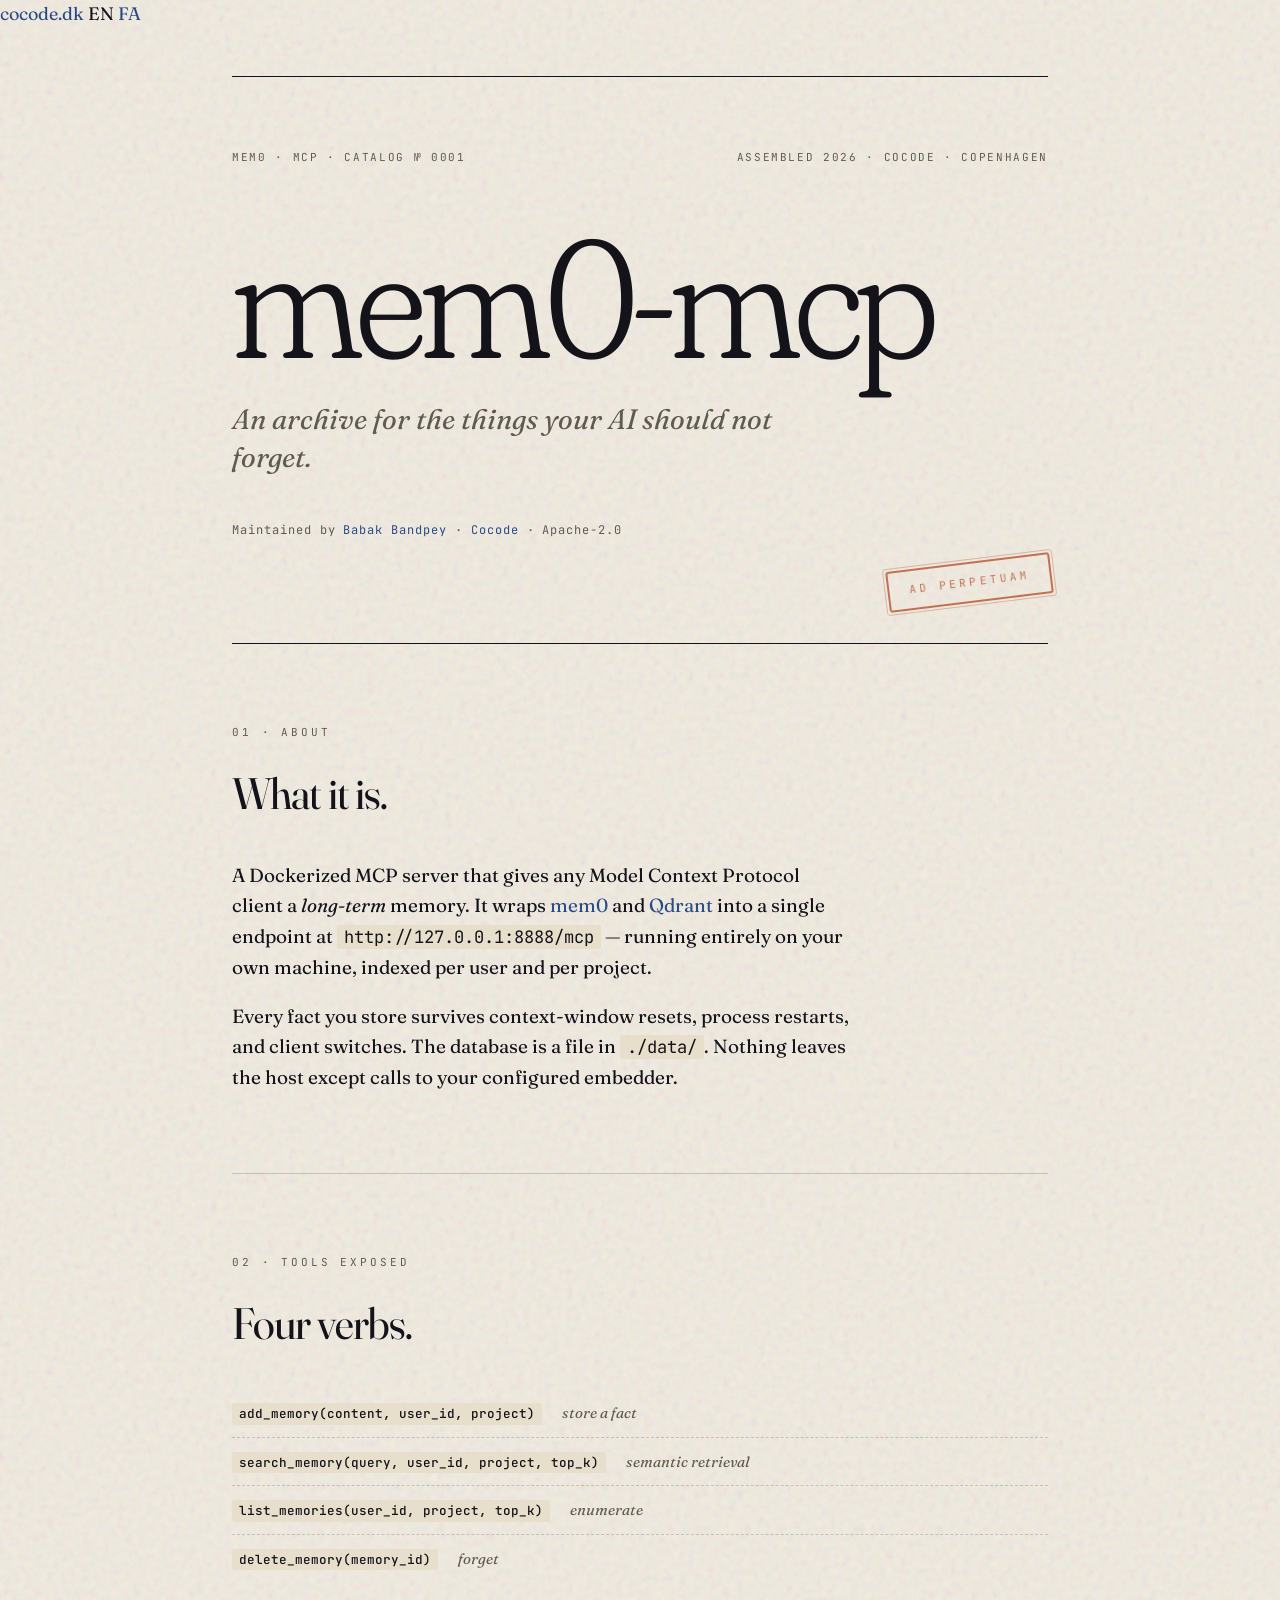
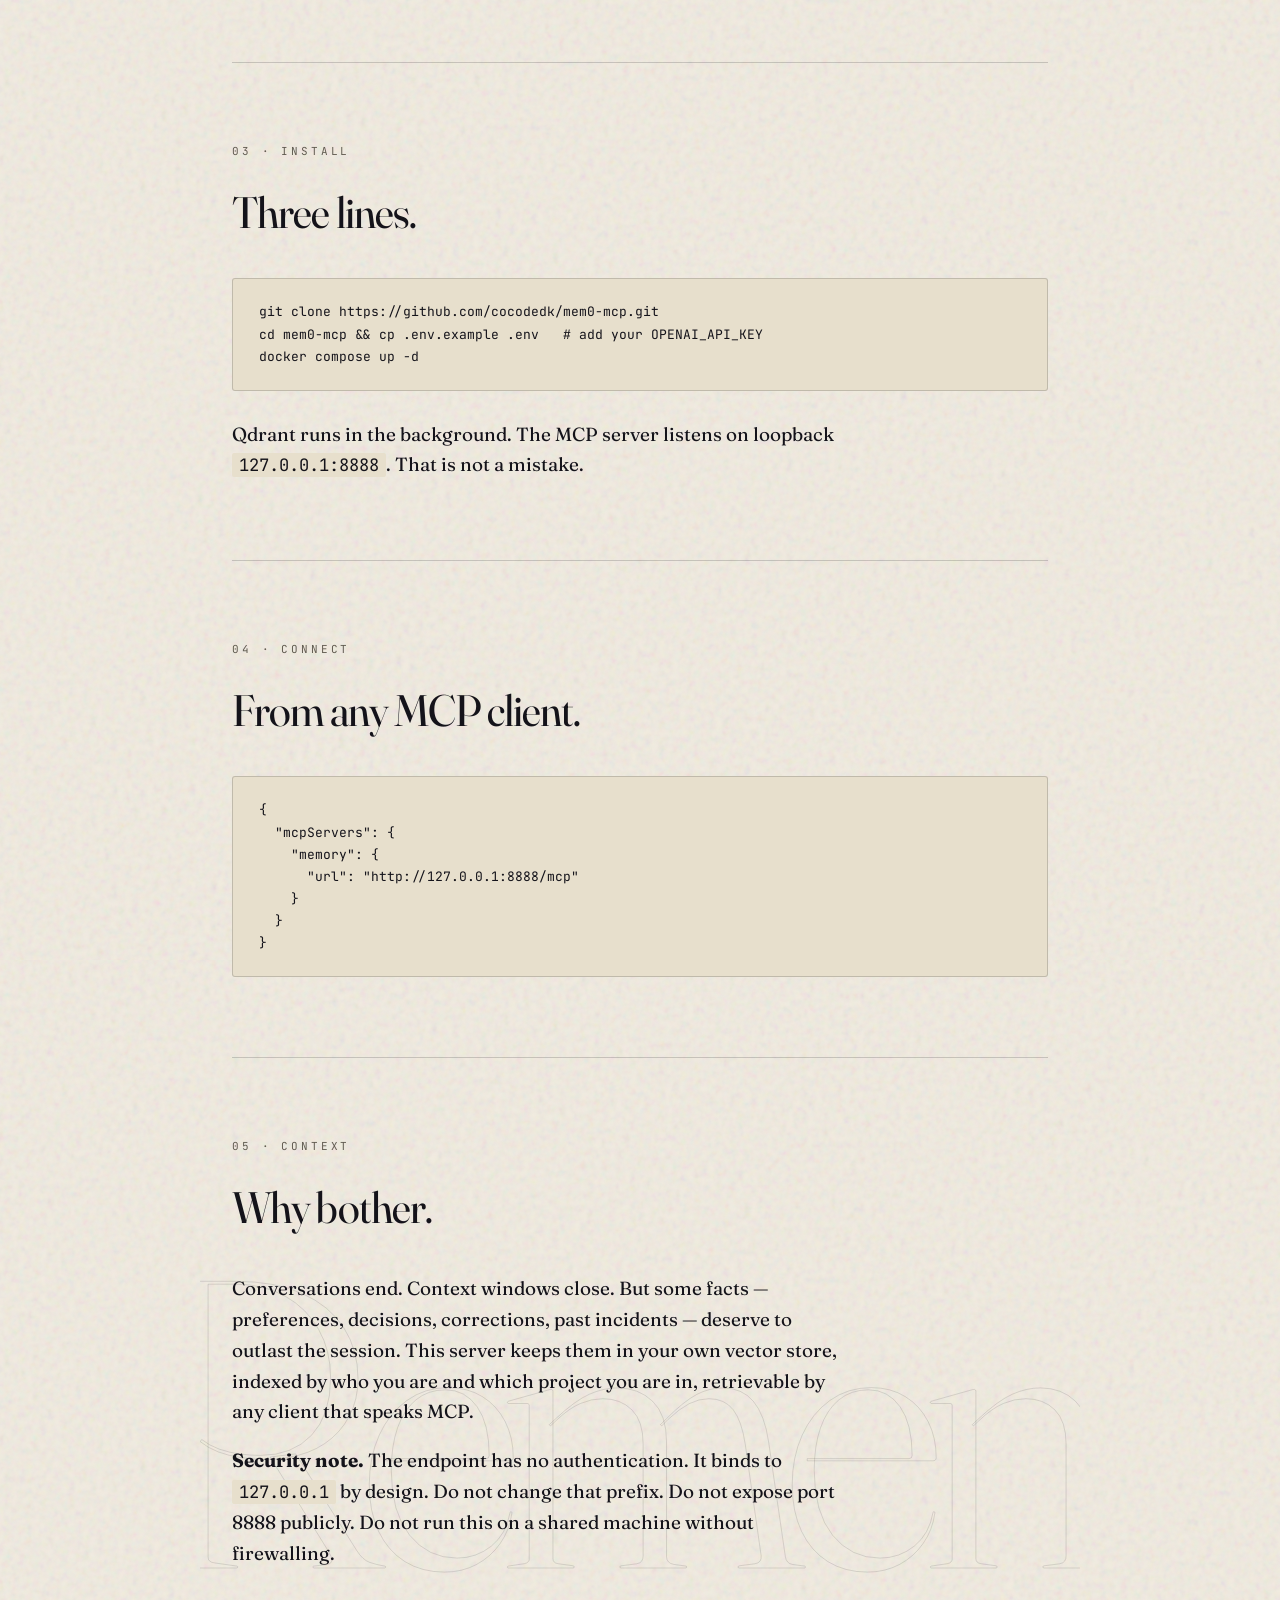
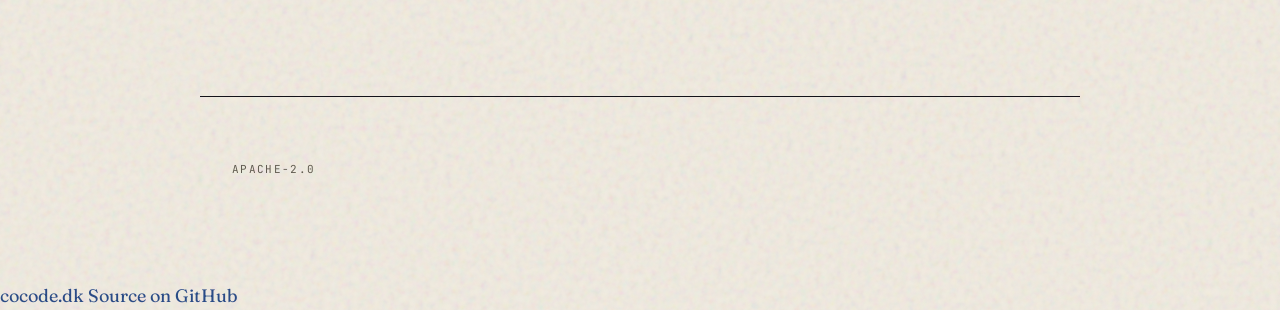
<file: website/index.html>
<!DOCTYPE html>
<html lang="en">
<head>
<meta charset="UTF-8" />
<meta name="viewport" content="width=device-width, initial-scale=1" />
<title>mem0-mcp — a long-term memory MCP server</title>
<meta name="description" content="A Dockerized MCP server that gives any Model Context Protocol client a durable, per-user memory. Wraps mem0 and Qdrant, runs on your own machine." />
<meta name="robots" content="index, follow" />
<link rel="canonical" href="https://mem0.cocode.dk/" />
<link rel="alternate" hreflang="en" href="https://mem0.cocode.dk/" />
<link rel="alternate" hreflang="fa" href="https://mem0.cocode.dk/fa/" />
<link rel="alternate" hreflang="x-default" href="https://mem0.cocode.dk/" />
<link rel="icon" type="image/svg+xml" href="favicon.svg" />

<meta property="og:type" content="website" />
<meta property="og:site_name" content="mem0-mcp" />
<meta property="og:title" content="mem0-mcp — a long-term memory MCP server" />
<meta property="og:description" content="A Dockerized MCP server that gives any Model Context Protocol client a durable, per-user memory." />
<meta property="og:url" content="https://mem0.cocode.dk/" />
<meta property="og:locale" content="en_US" />
<meta property="og:locale:alternate" content="fa_IR" />
<meta name="twitter:card" content="summary" />
<meta name="twitter:title" content="mem0-mcp — a long-term memory MCP server" />
<meta name="twitter:description" content="A Dockerized MCP server that gives any Model Context Protocol client a durable, per-user memory." />

<link rel="preconnect" href="https://fonts.googleapis.com" />
<link rel="preconnect" href="https://fonts.gstatic.com" crossorigin />
<link href="https://fonts.googleapis.com/css2?family=Fraunces:ital,opsz,wght,SOFT,WONK@0,9..144,300..700,0..100,0..1;1,9..144,300..700,0..100,0..1&family=JetBrains+Mono:wght@400;500&display=swap" rel="stylesheet" />
<link rel="stylesheet" href="styles.css" />
<link rel="stylesheet" href="https://brand.cocode.dk/v1.css">
<script type="module" src="https://brand.cocode.dk/v1.js"></script>

<script type="application/ld+json">
{
  "@context": "https://schema.org",
  "@type": "SoftwareApplication",
  "name": "mem0-mcp",
  "description": "A Dockerized MCP server that gives any Model Context Protocol client a durable, per-user memory. Wraps mem0 and Qdrant, runs on your own machine.",
  "url": "https://mem0.cocode.dk/",
  "downloadUrl": "https://github.com/cocodedk/mem0-mcp",
  "applicationCategory": "DeveloperApplication",
  "operatingSystem": "Linux, macOS, Windows",
  "offers": { "@type": "Offer", "price": "0", "priceCurrency": "USD" },
  "author": {
    "@type": "Person",
    "name": "Babak Bandpey",
    "url": "https://cocode.dk",
    "sameAs": ["https://linkedin.com/in/babakbandpey", "https://github.com/cocodedk"]
  },
  "codeRepository": "https://github.com/cocodedk/mem0-mcp"
}
</script>
</head>
<body>
<cocode-head project="mem0-mcp" accent="#2a4b86" on-accent="#f1ebe0">
  <a href="https://cocode.dk">cocode.dk</a>
  <span class="on">EN</span>
  <a href="fa/" hreflang="fa">FA</a>
</cocode-head>

<main class="container">
  <header class="hero">
    <div class="hero__meta">
      <span class="reveal reveal-1">MEM0 · MCP · CATALOG &#8470; 0001</span>
      <span class="reveal reveal-1">Assembled 2026 · Cocode · Copenhagen</span>
    </div>
    <h1 class="hero__title reveal reveal-2">mem0-mcp</h1>
    <p class="hero__subtitle reveal reveal-3">An archive for the things your AI should not forget.</p>
    <p class="hero__byline reveal reveal-4">Maintained by <a href="https://linkedin.com/in/babakbandpey" target="_blank" rel="noreferrer">Babak Bandpey</a> &middot; <a href="https://cocode.dk" target="_blank" rel="noreferrer">Cocode</a> &middot; Apache-2.0</p>
    <div class="hero__stamp stamp-in">Ad Perpetuam</div>
  </header>

  <section>
    <p class="section__num">01 &middot; About</p>
    <h2 class="section__title">What it is.</h2>
    <div class="prose">
      <p>A Dockerized MCP server that gives any Model Context Protocol client a <em>long-term</em> memory. It wraps <a href="https://github.com/mem0ai/mem0" target="_blank" rel="noreferrer">mem0</a> and <a href="https://qdrant.tech" target="_blank" rel="noreferrer">Qdrant</a> into a single endpoint at <code>http://127.0.0.1:8888/mcp</code> &mdash; running entirely on your own machine, indexed per user and per project.</p>
      <p>Every fact you store survives context-window resets, process restarts, and client switches. The database is a file in <code>./data/</code>. Nothing leaves the host except calls to your configured embedder.</p>
    </div>
  </section>

  <section>
    <p class="section__num">02 &middot; Tools exposed</p>
    <h2 class="section__title">Four verbs.</h2>
    <ul class="tools">
      <li><code>add_memory(content, user_id, project)</code> <span>store a fact</span></li>
      <li><code>search_memory(query, user_id, project, top_k)</code> <span>semantic retrieval</span></li>
      <li><code>list_memories(user_id, project, top_k)</code> <span>enumerate</span></li>
      <li><code>delete_memory(memory_id)</code> <span>forget</span></li>
    </ul>
  </section>

  <section>
    <p class="section__num">03 &middot; Install</p>
    <h2 class="section__title">Three lines.</h2>
<pre><code>git clone https://github.com/cocodedk/mem0-mcp.git
cd mem0-mcp &amp;&amp; cp .env.example .env   # add your OPENAI_API_KEY
docker compose up -d</code></pre>
    <div class="prose">
      <p style="margin-top: 28px;">Qdrant runs in the background. The MCP server listens on loopback <code>127.0.0.1:8888</code>. That is not a mistake.</p>
    </div>
  </section>

  <section>
    <p class="section__num">04 &middot; Connect</p>
    <h2 class="section__title">From any MCP client.</h2>
<pre><code>{
  "mcpServers": {
    "memory": {
      "url": "http://127.0.0.1:8888/mcp"
    }
  }
}</code></pre>
  </section>

  <section>
    <p class="section__num">05 &middot; Context</p>
    <h2 class="section__title">Why bother.</h2>
    <div class="prose">
      <p>Conversations end. Context windows close. But some facts &mdash; preferences, decisions, corrections, past incidents &mdash; deserve to outlast the session. This server keeps them in your own vector store, indexed by who you are and which project you are in, retrievable by any client that speaks MCP.</p>
      <p><strong>Security note.</strong> The endpoint has no authentication. It binds to <code>127.0.0.1</code> by design. Do not change that prefix. Do not expose port 8888 publicly. Do not run this on a shared machine without firewalling.</p>
    </div>
  </section>

  <div class="ghost" aria-hidden="true">Remember.</div>
</main>

<footer class="container">
  <span>Apache-2.0</span>
</footer>

<cocode-foot repo="cocodedk/mem0-mcp">
  <a href="https://cocode.dk">cocode.dk</a>
  <a href="https://github.com/cocodedk/mem0-mcp">Source on GitHub</a>
</cocode-foot>
</body>
</html>
</file>
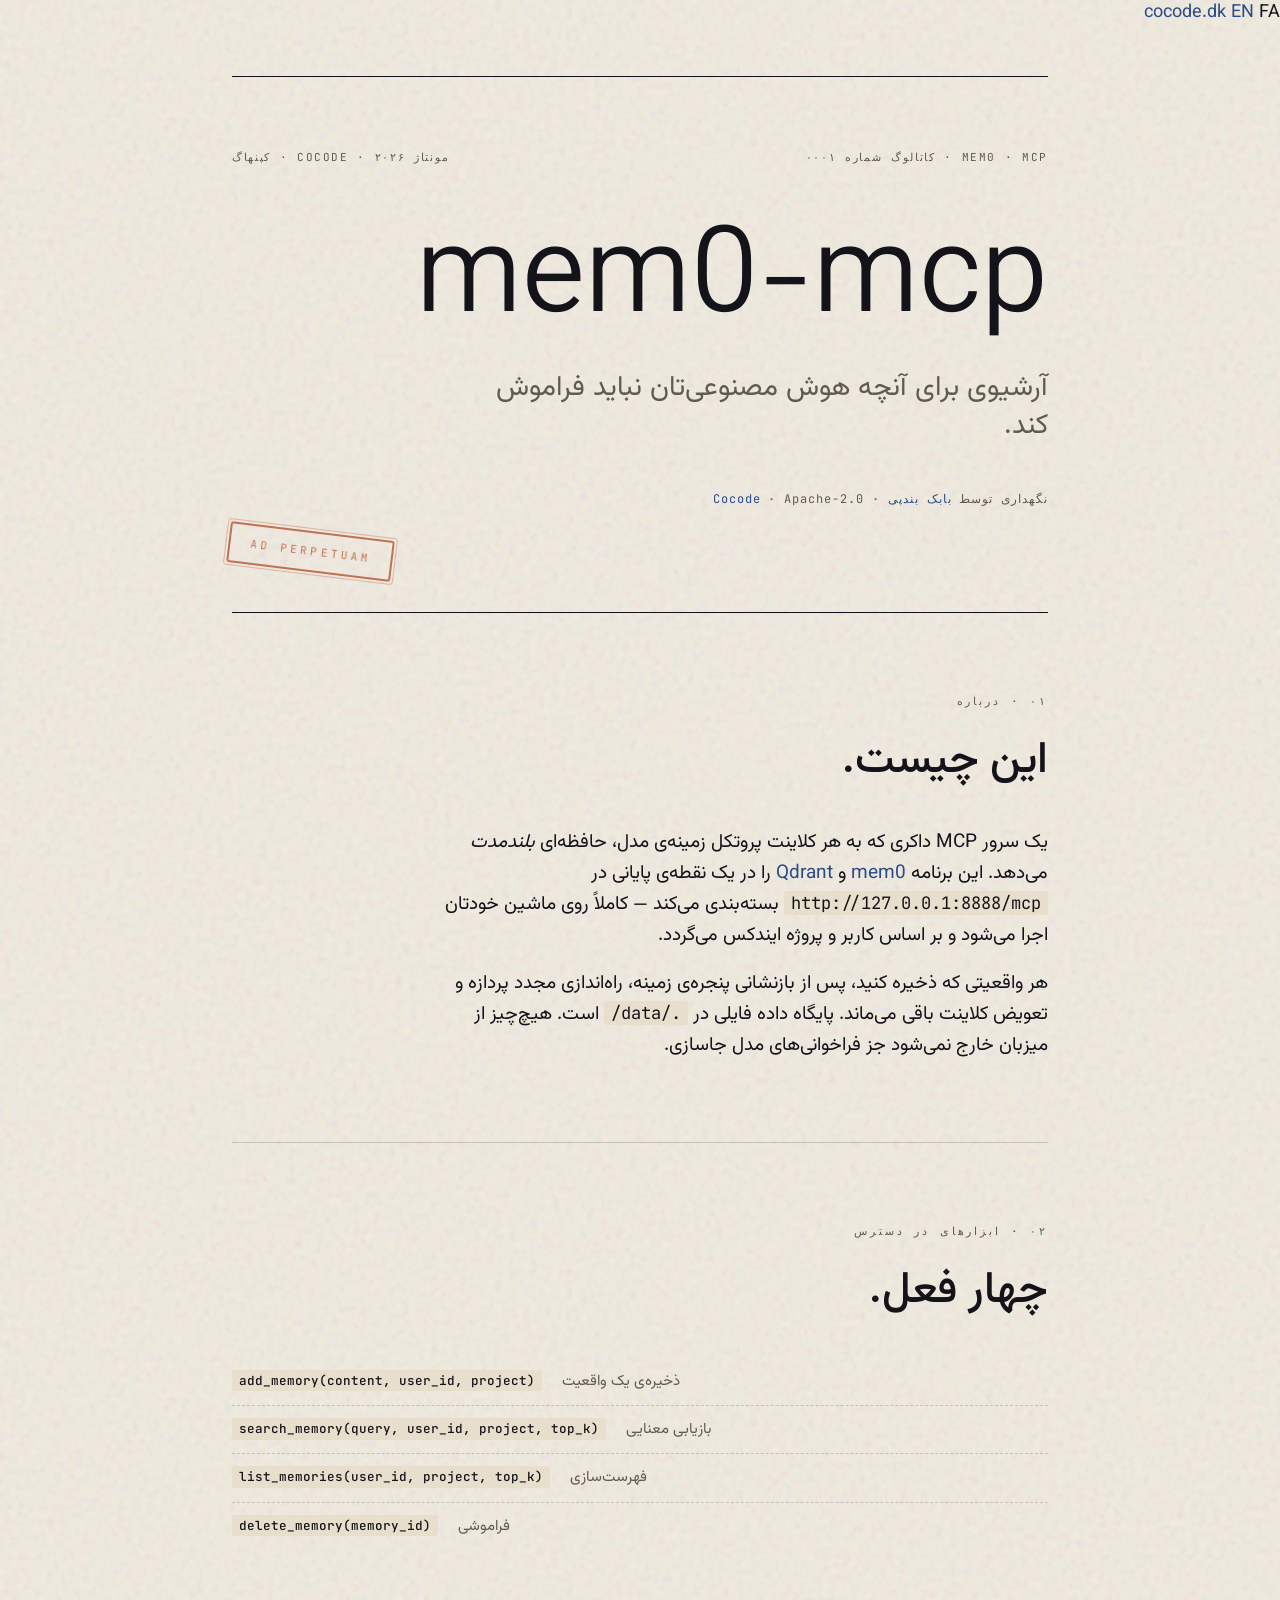
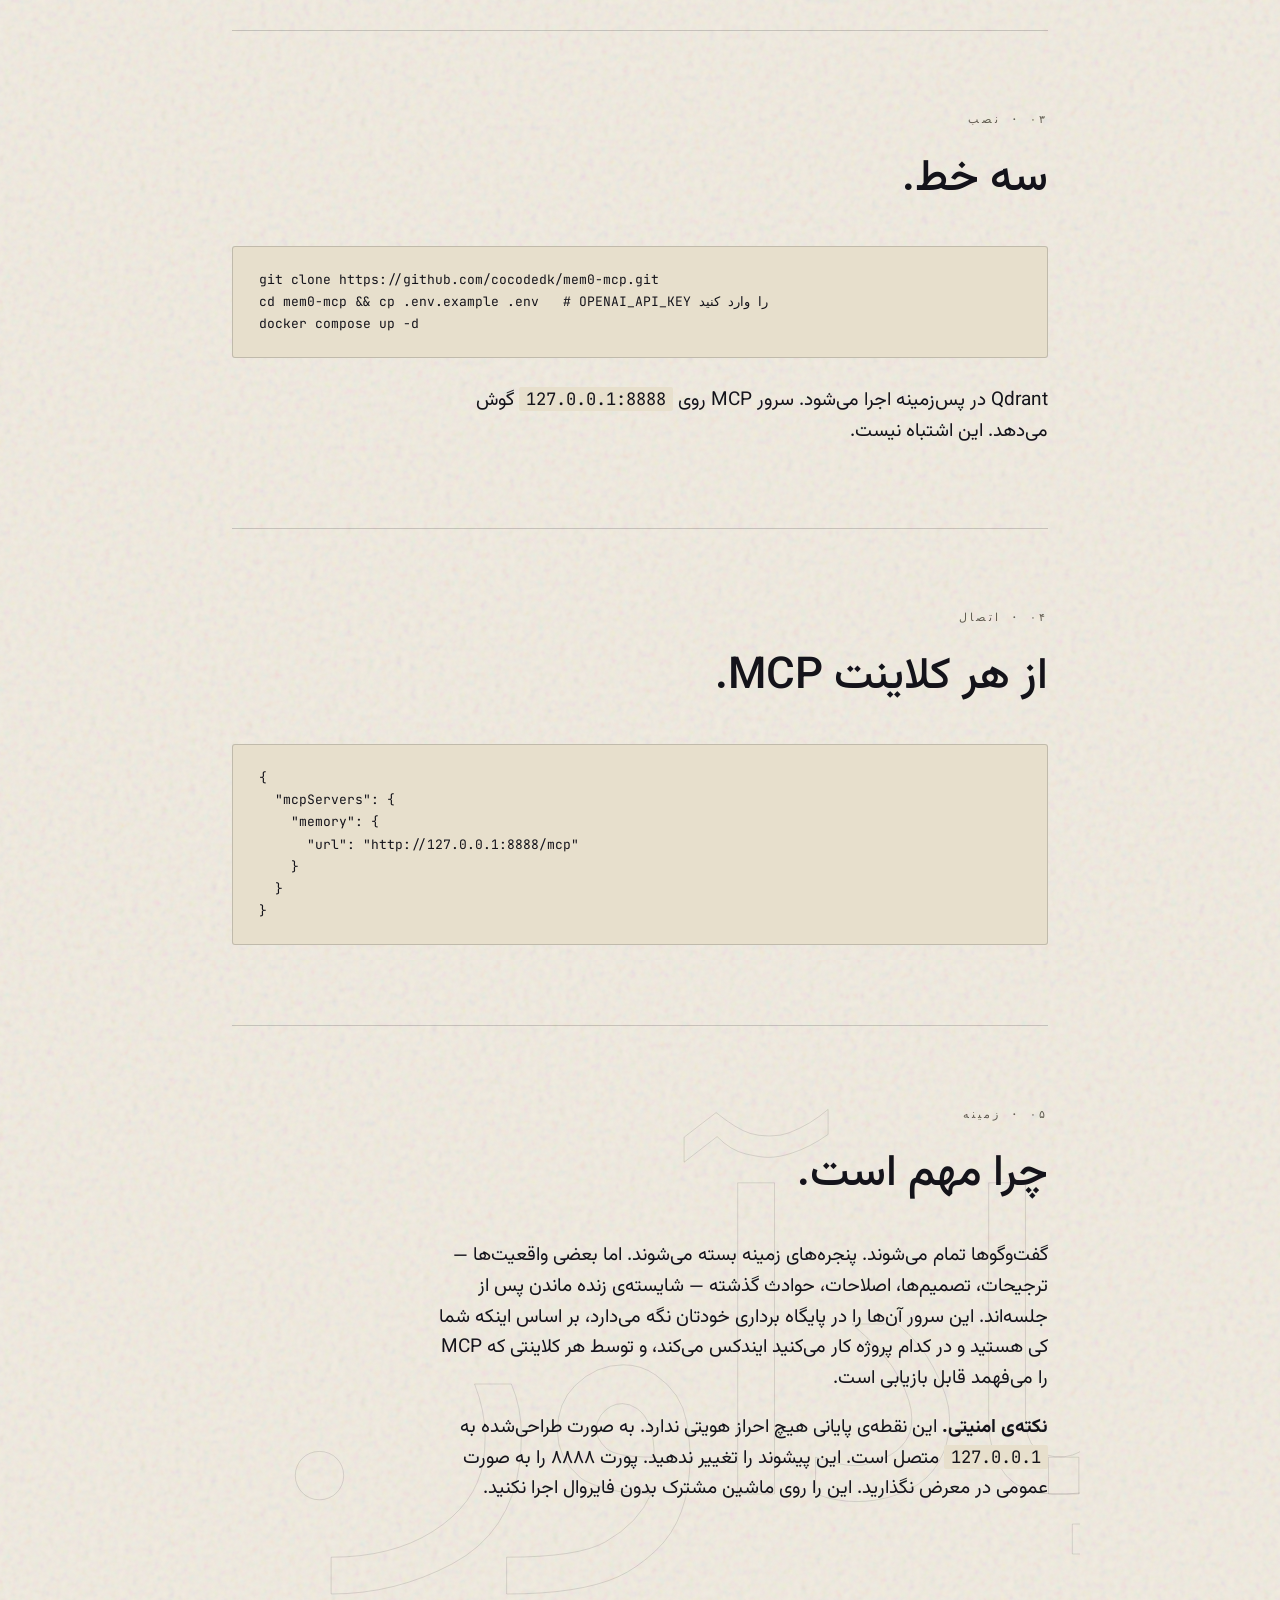
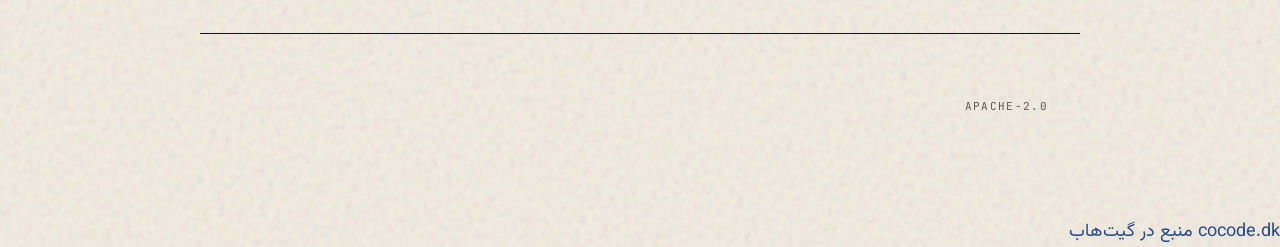
<file: website/fa/index.html>
<!DOCTYPE html>
<html lang="fa" dir="rtl">
<head>
<meta charset="UTF-8" />
<meta name="viewport" content="width=device-width, initial-scale=1" />
<title>mem0-mcp — سرور حافظه بلندمدت برای MCP</title>
<meta name="description" content="یک سرور MCP داکری که به هر کلاینت پروتکل زمینه مدل، حافظه‌ای ماندگار و چند-کاربره می‌دهد. mem0 و Qdrant را روی ماشین خودتان بسته‌بندی می‌کند." />
<meta name="robots" content="index, follow" />
<link rel="canonical" href="https://mem0.cocode.dk/fa/" />
<link rel="alternate" hreflang="en" href="https://mem0.cocode.dk/" />
<link rel="alternate" hreflang="fa" href="https://mem0.cocode.dk/fa/" />
<link rel="alternate" hreflang="x-default" href="https://mem0.cocode.dk/" />
<link rel="icon" type="image/svg+xml" href="../favicon.svg" />

<meta property="og:type" content="website" />
<meta property="og:site_name" content="mem0-mcp" />
<meta property="og:title" content="mem0-mcp — سرور حافظه بلندمدت برای MCP" />
<meta property="og:description" content="یک سرور MCP داکری که به هر کلاینت MCP حافظه‌ای ماندگار و چند-کاربره می‌دهد." />
<meta property="og:url" content="https://mem0.cocode.dk/fa/" />
<meta property="og:locale" content="fa_IR" />
<meta property="og:locale:alternate" content="en_US" />

<link rel="preconnect" href="https://fonts.googleapis.com" />
<link rel="preconnect" href="https://fonts.gstatic.com" crossorigin />
<link href="https://fonts.googleapis.com/css2?family=Vazirmatn:wght@300;400;500;600&family=JetBrains+Mono:wght@400;500&display=swap" rel="stylesheet" />
<link rel="stylesheet" href="../styles.css" />
<link rel="stylesheet" href="https://brand.cocode.dk/v1.css">
<script type="module" src="https://brand.cocode.dk/v1.js"></script>

<script type="application/ld+json">
{
  "@context": "https://schema.org",
  "@type": "SoftwareApplication",
  "name": "mem0-mcp",
  "description": "یک سرور MCP داکری که به هر کلاینت پروتکل زمینه‌ی مدل، حافظه‌ای بلندمدت و ماندگار می‌دهد.",
  "url": "https://mem0.cocode.dk/fa/",
  "downloadUrl": "https://github.com/cocodedk/mem0-mcp",
  "applicationCategory": "DeveloperApplication",
  "operatingSystem": "Linux, macOS, Windows",
  "inLanguage": "fa",
  "offers": { "@type": "Offer", "price": "0", "priceCurrency": "USD" },
  "author": {
    "@type": "Person",
    "name": "بابک بندپی",
    "url": "https://cocode.dk",
    "sameAs": ["https://linkedin.com/in/babakbandpey", "https://github.com/cocodedk"]
  },
  "codeRepository": "https://github.com/cocodedk/mem0-mcp"
}
</script>
</head>
<body>
<cocode-head project="mem0-mcp" accent="#2a4b86" on-accent="#f1ebe0">
  <a href="https://cocode.dk">cocode.dk</a>
  <a href="../" hreflang="en">EN</a>
  <span class="on">FA</span>
</cocode-head>

<main class="container">
  <header class="hero">
    <div class="hero__meta">
      <span class="reveal reveal-1">MEM0 · MCP · کاتالوگ شماره ۰۰۰۱</span>
      <span class="reveal reveal-1">مونتاژ ۲۰۲۶ · Cocode · کپنهاگ</span>
    </div>
    <h1 class="hero__title reveal reveal-2">mem0-mcp</h1>
    <p class="hero__subtitle reveal reveal-3">آرشیوی برای آنچه هوش مصنوعی‌تان نباید فراموش کند.</p>
    <p class="hero__byline reveal reveal-4">نگهداری توسط <a href="https://linkedin.com/in/babakbandpey" target="_blank" rel="noreferrer">بابک بندپی</a> &middot; <a href="https://cocode.dk" target="_blank" rel="noreferrer">Cocode</a> &middot; Apache-2.0</p>
    <div class="hero__stamp stamp-in">Ad Perpetuam</div>
  </header>

  <section>
    <p class="section__num">۰۱ &middot; درباره</p>
    <h2 class="section__title">این چیست.</h2>
    <div class="prose">
      <p>یک سرور MCP داکری که به هر کلاینت پروتکل زمینه‌ی مدل، حافظه‌ای <em>بلندمدت</em> می‌دهد. این برنامه <a href="https://github.com/mem0ai/mem0" target="_blank" rel="noreferrer">mem0</a> و <a href="https://qdrant.tech" target="_blank" rel="noreferrer">Qdrant</a> را در یک نقطه‌ی پایانی در <code>http://127.0.0.1:8888/mcp</code> بسته‌بندی می‌کند &mdash; کاملاً روی ماشین خودتان اجرا می‌شود و بر اساس کاربر و پروژه ایندکس می‌گردد.</p>
      <p>هر واقعیتی که ذخیره کنید، پس از بازنشانی پنجره‌ی زمینه، راه‌اندازی مجدد پردازه و تعویض کلاینت باقی می‌ماند. پایگاه داده فایلی در <code>./data/</code> است. هیچ‌چیز از میزبان خارج نمی‌شود جز فراخوانی‌های مدل جاسازی.</p>
    </div>
  </section>

  <section>
    <p class="section__num">۰۲ &middot; ابزارهای در دسترس</p>
    <h2 class="section__title">چهار فعل.</h2>
    <ul class="tools">
      <li><code>add_memory(content, user_id, project)</code> <span>ذخیره‌ی یک واقعیت</span></li>
      <li><code>search_memory(query, user_id, project, top_k)</code> <span>بازیابی معنایی</span></li>
      <li><code>list_memories(user_id, project, top_k)</code> <span>فهرست‌سازی</span></li>
      <li><code>delete_memory(memory_id)</code> <span>فراموشی</span></li>
    </ul>
  </section>

  <section>
    <p class="section__num">۰۳ &middot; نصب</p>
    <h2 class="section__title">سه خط.</h2>
<pre><code>git clone https://github.com/cocodedk/mem0-mcp.git
cd mem0-mcp &amp;&amp; cp .env.example .env   # OPENAI_API_KEY را وارد کنید
docker compose up -d</code></pre>
    <div class="prose">
      <p style="margin-top: 28px;">Qdrant در پس‌زمینه اجرا می‌شود. سرور MCP روی <code>127.0.0.1:8888</code> گوش می‌دهد. این اشتباه نیست.</p>
    </div>
  </section>

  <section>
    <p class="section__num">۰۴ &middot; اتصال</p>
    <h2 class="section__title">از هر کلاینت MCP.</h2>
<pre><code>{
  "mcpServers": {
    "memory": {
      "url": "http://127.0.0.1:8888/mcp"
    }
  }
}</code></pre>
  </section>

  <section>
    <p class="section__num">۰۵ &middot; زمینه</p>
    <h2 class="section__title">چرا مهم است.</h2>
    <div class="prose">
      <p>گفت‌وگوها تمام می‌شوند. پنجره‌های زمینه بسته می‌شوند. اما بعضی واقعیت‌ها &mdash; ترجیحات، تصمیم‌ها، اصلاحات، حوادث گذشته &mdash; شایسته‌ی زنده ماندن پس از جلسه‌اند. این سرور آن‌ها را در پایگاه برداری خودتان نگه می‌دارد، بر اساس اینکه شما کی هستید و در کدام پروژه کار می‌کنید ایندکس می‌کند، و توسط هر کلاینتی که MCP را می‌فهمد قابل بازیابی است.</p>
      <p><strong>نکته‌ی امنیتی.</strong> این نقطه‌ی پایانی هیچ احراز هویتی ندارد. به صورت طراحی‌شده به <code>127.0.0.1</code> متصل است. این پیشوند را تغییر ندهید. پورت ۸۸۸۸ را به صورت عمومی در معرض نگذارید. این را روی ماشین مشترک بدون فایروال اجرا نکنید.</p>
    </div>
  </section>

  <div class="ghost" aria-hidden="true">یادآور.</div>
</main>

<footer class="container">
  <span>Apache-2.0</span>
</footer>

<cocode-foot repo="cocodedk/mem0-mcp">
  <a href="https://cocode.dk">cocode.dk</a>
  <a href="https://github.com/cocodedk/mem0-mcp">منبع در گیت‌هاب</a>
</cocode-foot>
</body>
</html>
</file>
<file: website/styles.css>
:root {
  --paper: #f1ebe0;
  --paper-dim: #e7dfcc;
  --ink: #14131a;
  --ink-dim: #605b50;
  --ink-rule: rgba(20, 19, 26, 0.18);
  --accent: #2a4b86;
  --stamp: #b34e2a;
  --serif: 'Fraunces', 'EB Garamond', Georgia, serif;
  --mono: 'JetBrains Mono', ui-monospace, Menlo, monospace;
}

* { box-sizing: border-box; margin: 0; padding: 0; }
html { scroll-behavior: smooth; }

body {
  background-color: var(--paper);
  background-image: url("data:image/svg+xml,%3Csvg viewBox='0 0 200 200' xmlns='http://www.w3.org/2000/svg'%3E%3Cfilter id='n'%3E%3CfeTurbulence type='fractalNoise' baseFrequency='0.9' numOctaves='2' stitchTiles='stitch'/%3E%3C/filter%3E%3Crect width='100%25' height='100%25' filter='url(%23n)' opacity='0.16'/%3E%3C/svg%3E");
  color: var(--ink);
  font-family: var(--serif);
  font-size: 18px;
  line-height: 1.55;
  min-height: 100vh;
  overflow-x: hidden;
}

a {
  color: var(--accent);
  text-decoration: none;
  background-image: linear-gradient(var(--accent), var(--accent));
  background-size: 0 1px;
  background-repeat: no-repeat;
  background-position: 0 100%;
  transition: background-size 0.3s ease;
}
a:hover { background-size: 100% 1px; }

.container { max-width: 880px; margin: 0 auto; padding: 48px 32px; position: relative; }

/* .ghost (below) is position:absolute against this element - its nearest positioned
   ancestor - and its huge clamp()-driven font-size pushes it well past the column at
   wide viewports, widening the whole page. Clipping it here contains the bleed without
   affecting anything else; overflow-x:clip (not hidden) avoids turning this into a
   scroll container or forcing overflow-y to auto. */
main.container { overflow-x: clip; }

/* The cocode.dk frame (brand.cocode.dk) lines up with this column; keep the gutters in step. */
cocode-head, cocode-foot { --cocode-max: 880px; --cocode-gutter: 32px; }

.hero {
  position: relative;
  padding: 72px 0 104px;
  border-top: 1px solid var(--ink);
  border-bottom: 1px solid var(--ink);
}
.hero__meta {
  display: flex; justify-content: space-between; gap: 24px;
  font-family: var(--mono); font-size: 11px;
  text-transform: uppercase; letter-spacing: 0.15em;
  color: var(--ink-dim); margin-bottom: 56px;
}
.hero__title {
  font-family: var(--serif);
  font-weight: 300;
  font-size: clamp(64px, 14vw, 168px);
  line-height: 0.9;
  letter-spacing: -0.035em;
  margin-bottom: 28px;
  font-variation-settings: "SOFT" 100, "WONK" 1, "opsz" 144;
}
.hero__subtitle {
  font-family: var(--serif); font-style: italic;
  font-size: clamp(20px, 3vw, 28px);
  color: var(--ink-dim); max-width: 560px;
  margin-bottom: 44px; line-height: 1.35;
}
.hero__byline {
  font-family: var(--mono); font-size: 12px;
  letter-spacing: 0.08em; color: var(--ink-dim);
}

.hero__stamp {
  position: absolute; right: -4px; bottom: 40px;
  transform: rotate(-7deg);
  border: 2px solid var(--stamp); color: var(--stamp);
  padding: 10px 20px;
  font-family: var(--mono); font-size: 11px;
  letter-spacing: 0.28em; text-transform: uppercase;
  opacity: 0.78; border-radius: 3px;
}
.hero__stamp::before {
  content: ''; position: absolute; inset: -5px;
  border: 1.5px solid var(--stamp);
  border-radius: 3px; opacity: 0.42;
}

section { padding: 80px 0; border-bottom: 1px solid var(--ink-rule); }
section:last-of-type { border-bottom: none; }
.section__num {
  font-family: var(--mono); font-size: 11px;
  letter-spacing: 0.26em; text-transform: uppercase;
  color: var(--ink-dim); margin-bottom: 18px;
}
.section__title {
  font-family: var(--serif); font-weight: 400;
  font-size: clamp(28px, 4.2vw, 44px);
  letter-spacing: -0.02em; margin-bottom: 32px;
  font-variation-settings: "opsz" 96;
}

.prose { max-width: 620px; }
.prose p + p { margin-top: 18px; }
.prose p { font-size: 19px; line-height: 1.62; }

.tools { font-family: var(--mono); font-size: 14px; list-style: none; margin-top: 28px; }
.tools li {
  padding: 12px 0; border-bottom: 1px dashed var(--ink-rule);
  display: flex; gap: 20px; align-items: baseline;
}
.tools li:last-child { border-bottom: none; }
.tools code { font-weight: 500; color: var(--ink); }
.tools span { color: var(--ink-dim); font-family: var(--serif); font-style: italic; font-size: 15px; }

pre {
  font-family: var(--mono); font-size: 13px;
  background: var(--paper-dim); border: 1px solid var(--ink-rule);
  padding: 22px 26px; margin-top: 28px;
  overflow-x: auto; border-radius: 3px; line-height: 1.7;
}
code { font-family: var(--mono); }
p code, li code { background: var(--paper-dim); padding: 1px 7px; border-radius: 2px; font-size: 0.9em; }

.ghost {
  position: absolute; bottom: 8vh; left: -5vw;
  font-family: var(--serif); font-weight: 300;
  font-size: clamp(140px, 32vw, 460px);
  line-height: 1; letter-spacing: -0.055em;
  color: transparent;
  -webkit-text-stroke: 1px rgba(20, 19, 26, 0.12);
  pointer-events: none; user-select: none; z-index: -1;
  font-variation-settings: "opsz" 144, "WONK" 1;
}

footer.container {
  padding: 64px 32px 104px; border-top: 1px solid var(--ink);
  font-family: var(--mono); font-size: 11px;
  letter-spacing: 0.12em; text-transform: uppercase;
  color: var(--ink-dim);
  display: flex; justify-content: space-between; gap: 24px; flex-wrap: wrap;
}
.reveal { animation: rise 0.75s cubic-bezier(0.2, 0.8, 0.2, 1) both; }
.reveal-1 { animation-delay: 0.05s; }
.reveal-2 { animation-delay: 0.2s; }
.reveal-3 { animation-delay: 0.35s; }
.reveal-4 { animation-delay: 0.5s; }
@keyframes rise {
  from { opacity: 0; transform: translateY(18px); }
  to   { opacity: 1; transform: translateY(0); }
}

.stamp-in { animation: stamp 0.9s 0.9s cubic-bezier(0.5, 0, 0.3, 1.3) both; }
@keyframes stamp {
  from { opacity: 0; transform: rotate(-7deg) scale(1.15); }
  55%  { opacity: 0.9; transform: rotate(-5deg) scale(0.92); }
  to   { opacity: 0.78; transform: rotate(-7deg) scale(1); }
}

@media (prefers-reduced-motion: reduce) {
  .reveal, .stamp-in { animation: none; }
  .stamp-in { opacity: 0.78; }
}

[dir="rtl"] body { font-family: 'Vazirmatn', system-ui, sans-serif; }
[dir="rtl"] .hero__title,
[dir="rtl"] .hero__subtitle,
[dir="rtl"] .section__title {
  font-family: 'Vazirmatn', serif; font-weight: 500; letter-spacing: 0;
}
[dir="rtl"] .hero__title { font-size: clamp(48px, 11vw, 120px); line-height: 1; font-weight: 300; }
[dir="rtl"] .hero__subtitle { font-style: normal; font-weight: 400; }
[dir="rtl"] .tools span { font-family: 'Vazirmatn', serif; font-style: normal; }
[dir="rtl"] .hero__stamp { right: auto; left: -4px; transform: rotate(7deg); }
[dir="rtl"] .stamp-in { animation-name: stampRtl; }
@keyframes stampRtl {
  from { opacity: 0; transform: rotate(7deg) scale(1.15); }
  55%  { opacity: 0.9; transform: rotate(5deg) scale(0.92); }
  to   { opacity: 0.78; transform: rotate(7deg) scale(1); }
}
[dir="rtl"] pre, [dir="rtl"] .tools { direction: ltr; text-align: left; }
[dir="rtl"] .ghost { left: auto; right: -5vw; }

@media (max-width: 640px) {
  .container { padding: 32px 20px; }
  cocode-head, cocode-foot { --cocode-gutter: 20px; }
  .hero { padding: 48px 0 80px; }
  .hero__meta { flex-direction: column; gap: 8px; margin-bottom: 36px; }
  .hero__stamp { right: 12px; bottom: 16px; font-size: 9px; padding: 7px 14px; letter-spacing: 0.2em; }
  [dir="rtl"] .hero__stamp { left: 12px; right: auto; }
  section { padding: 56px 0; }
  footer.container { padding: 48px 20px 72px; flex-direction: column; gap: 14px; }
  .ghost { display: none; }
}
</file>
